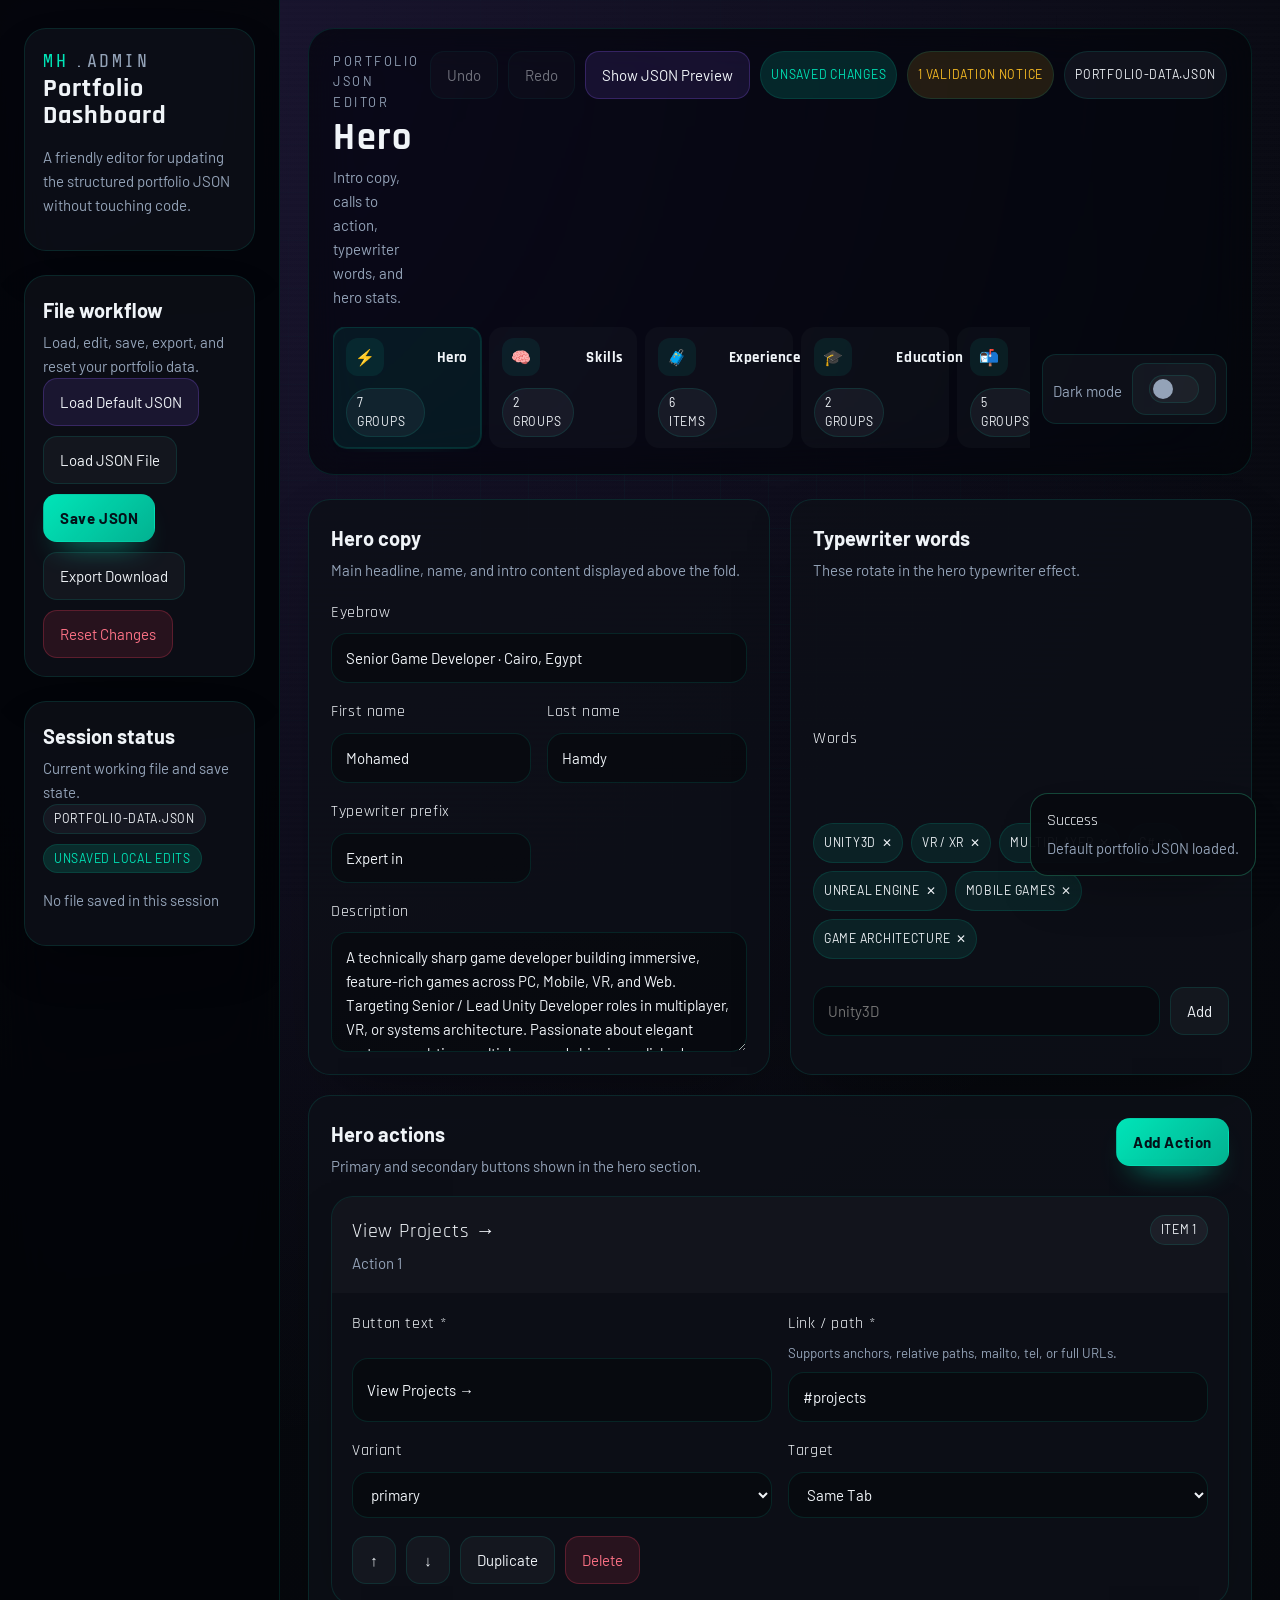
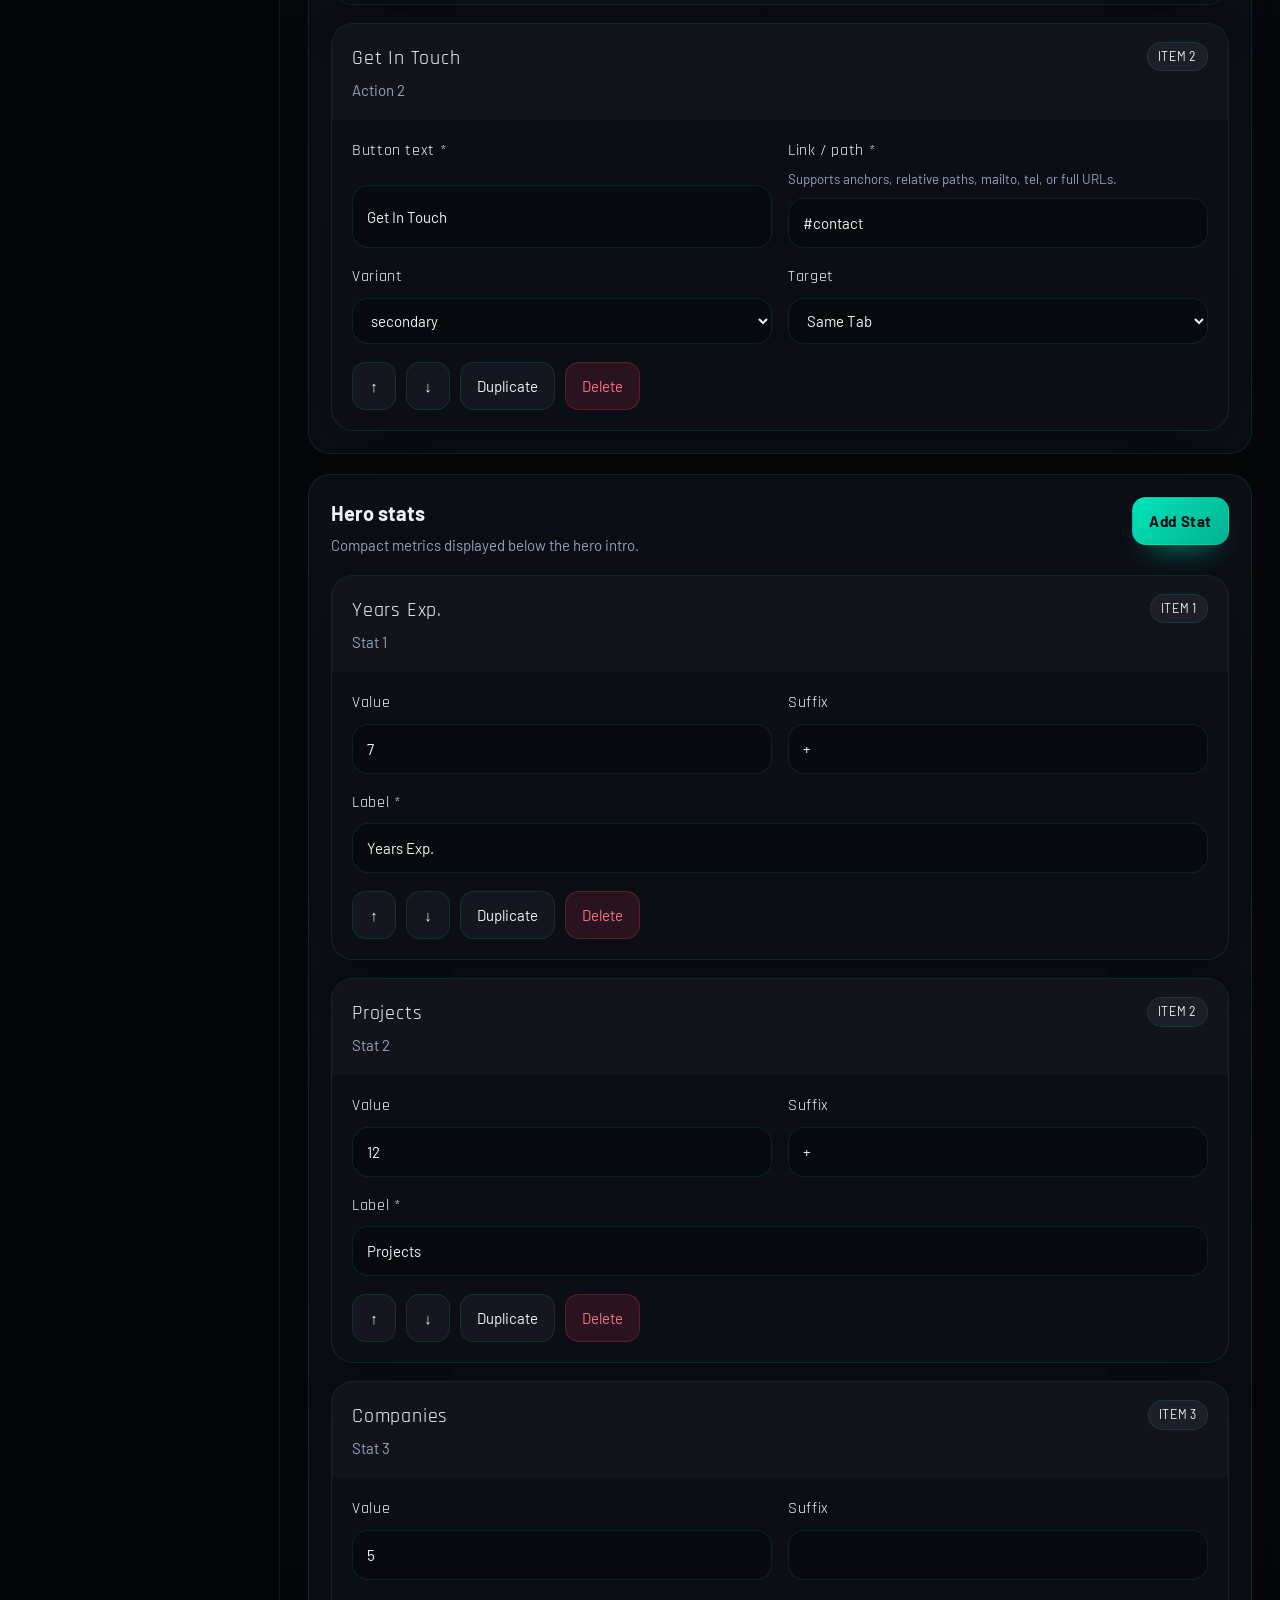
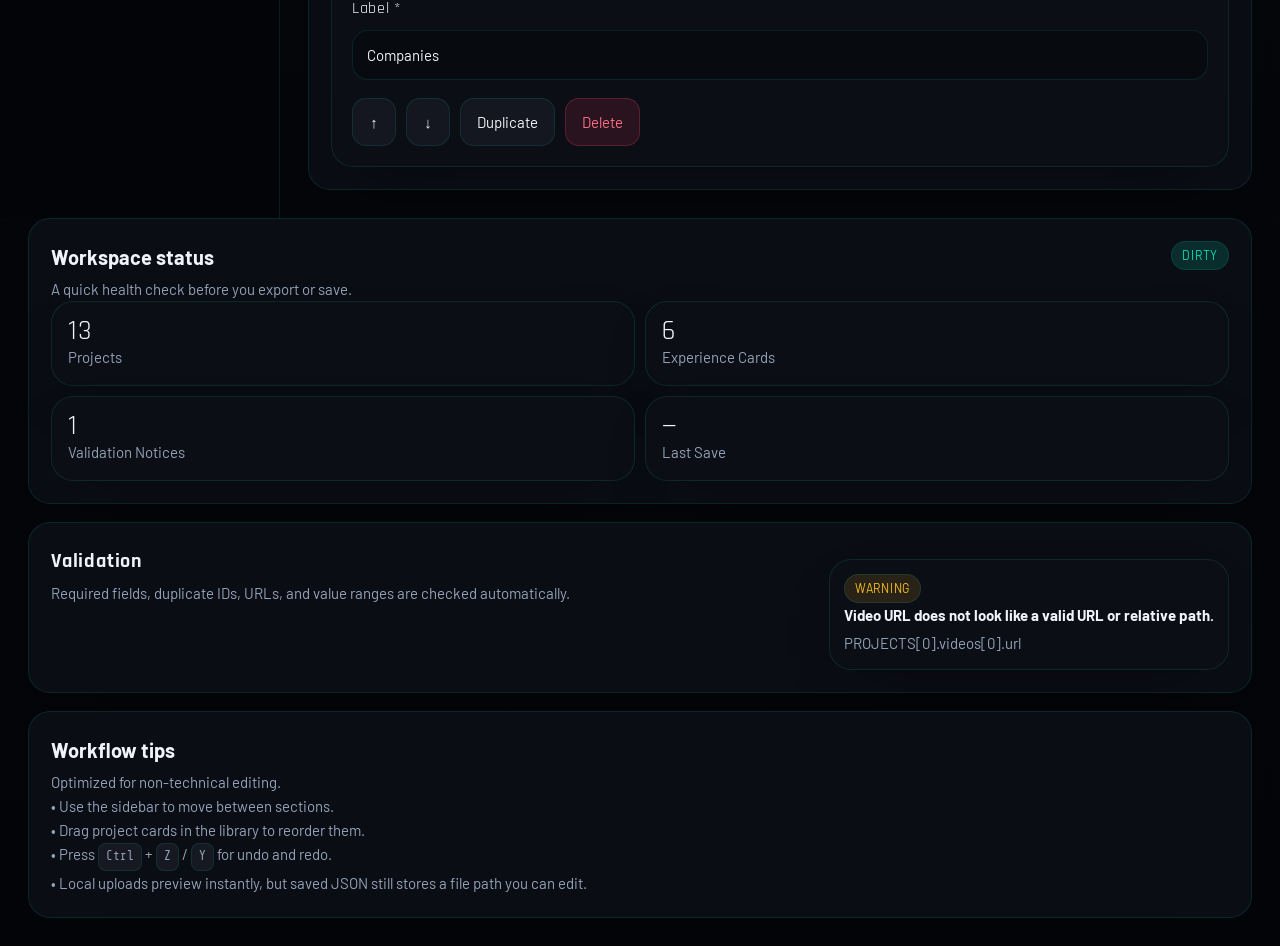
<file: editorUI.html>
<!DOCTYPE html>
<html lang="en" data-theme="dark">
<head>
	<meta charset="UTF-8">
	<meta name="viewport" content="width=device-width, initial-scale=1.0">
	<title>Portfolio Admin Dashboard</title>
	<link rel="preconnect" href="https://fonts.googleapis.com">
	<link rel="preconnect" href="https://fonts.gstatic.com" crossorigin>
	<link href="https://fonts.googleapis.com/css2?family=Rajdhani:wght@300;400;500;600;700&family=Share+Tech+Mono&family=Barlow:wght@300;400;500;600;700&display=swap" rel="stylesheet">
	<link rel="stylesheet" href="css/editor-dashboard.css">
</head>
<body>
<div class="dashboard-shell">
	<aside class="sidebar">
		<section class="sidebar-card">
			<div class="brand-mark">MH<span>.admin</span></div>
			<h1 class="sidebar-heading">Portfolio Dashboard</h1>
			<p class="muted-copy">A friendly editor for updating the structured portfolio JSON without touching code.</p>
		</section>

		<section class="sidebar-card">
			<div class="card-header">
				<div>
					<h2 class="card-title">File workflow</h2>
					<p class="card-subtitle">Load, edit, save, export, and reset your portfolio data.</p>
				</div>
			</div>
			<div class="button-stack">
				<button class="btn-secondary" type="button" data-action="load-default">Load Default JSON</button>
				<button class="btn-ghost" type="button" data-action="import-json">Load JSON File</button>
				<button class="btn-primary" type="button" data-action="save-json">Save JSON</button>
				<button class="btn-ghost" type="button" data-action="export-json">Export Download</button>
				<button class="btn-danger" type="button" data-action="reset-data">Reset Changes</button>
			</div>
			<input class="visually-hidden" id="json-import-input" type="file" accept="application/json,.json">
		</section>

		<section class="sidebar-card">
			<div class="card-header">
				<div>
					<h2 class="card-title">Session status</h2>
					<p class="card-subtitle">Current working file and save state.</p>
				</div>
			</div>
			<div class="section-stats">
				<span class="meta-pill" id="sidebar-file-name">portfolio-data.json</span>
				<span class="status-pill" id="sidebar-file-state">No pending local edits</span>
			</div>
			<p class="helper-text" id="sidebar-last-save">No file saved in this session</p>
		</section>

	</aside>

	<main class="main-area">
		<header class="topbar">
			<div>
				<div class="section-kicker">Portfolio JSON Editor</div>
				<h2 class="section-title" id="current-section-title">Hero</h2>
				<p class="section-description" id="current-section-description">Intro copy, calls to action, typewriter words, and hero stats.</p>
			</div>
			<div class="topbar-actions">
				<button class="btn-ghost" type="button" id="undo-button" data-action="undo">Undo</button>
				<button class="btn-ghost" type="button" id="redo-button" data-action="redo">Redo</button>
				<button class="btn-secondary" type="button" id="preview-toggle" data-action="toggle-preview">Show JSON Preview</button>
				<div class="section-stats" id="status-badges"></div>
			</div>
			<div class="top-nav-row">
				<nav class="section-nav top-section-nav" id="section-nav" aria-label="Portfolio sections"></nav>
				<div class="top-theme-toggle">
					<p class="card-subtitle" id="theme-label">Dark mode</p>
					<button class="toggle-button btn-ghost" type="button" data-action="toggle-theme" aria-label="Toggle theme">
						<span class="toggle-track" id="theme-track">
							<span class="toggle-thumb"></span>
						</span>
					</button>
				</div>
			</div>
		</header>

		<section id="section-content" aria-live="polite"></section>
	</main>

	<aside class="inspector" id="inspector-panel"></aside>
</div>

<div class="toast-region" id="toast-region" aria-live="polite" aria-atomic="true"></div>

<script src="js/editor-dashboard.js"></script>
</body>
</html>
</file>
<file: css/editor-dashboard.css>
[data-theme="dark"] {
    --bg: #030508;
    --bg2: #080a10;
    --bg3: #0d1018;
    --accent: #00e5b8;
    --accent2: #8b5cf6;
    --accent3: #f43f5e;
    --text: #f0f4f8;
    --muted: #94a3b8;
    --border: rgba(0, 229, 184, 0.12);
    --card: rgba(13, 16, 24, 0.86);
    --card-strong: rgba(8, 10, 16, 0.96);
    --nav-bg: rgba(3, 5, 8, 0.92);
    --skill-track: rgba(255, 255, 255, 0.04);
    --shadow: rgba(0, 0, 0, 0.56);
    --scanline: rgba(0, 0, 0, 0.02);
    --grid-line: rgba(0, 229, 184, 0.03);
    --glow: rgba(0, 229, 184, 0.15);
    --danger: #fb7185;
    --warning: #fbbf24;
    --success: #34d399;
}

[data-theme="light"] {
    --bg: #fafbfc;
    --bg2: #f1f5f9;
    --bg3: #e2e8f0;
    --accent: #059669;
    --accent2: #7c3aed;
    --accent3: #dc2626;
    --text: #0f172a;
    --muted: #64748b;
    --border: rgba(5, 150, 105, 0.15);
    --card: rgba(255, 255, 255, 0.92);
    --card-strong: rgba(255, 255, 255, 0.98);
    --nav-bg: rgba(250, 251, 252, 0.92);
    --skill-track: rgba(0, 0, 0, 0.05);
    --shadow: rgba(15, 23, 42, 0.08);
    --scanline: transparent;
    --grid-line: rgba(5, 150, 105, 0.04);
    --glow: rgba(5, 150, 105, 0.1);
    --danger: #e11d48;
    --warning: #d97706;
    --success: #059669;
}

*, *::before, *::after {
    box-sizing: border-box;
}

html {
    scroll-behavior: smooth;
}

body {
    margin: 0;
    min-height: 100vh;
    background:
        radial-gradient(circle at top left, rgba(139, 92, 246, 0.16), transparent 34%),
        linear-gradient(180deg, var(--bg2), var(--bg));
    color: var(--text);
    font-family: 'Barlow', -apple-system, BlinkMacSystemFont, sans-serif;
    font-size: 15px;
    line-height: 1.6;
    overflow: hidden;
    transition: background 0.35s ease, color 0.35s ease;
}

body::before,
body::after {
    content: '';
    position: fixed;
    inset: 0;
    pointer-events: none;
}

body::before {
    background-image:
        linear-gradient(var(--grid-line) 1px, transparent 1px),
        linear-gradient(90deg, var(--grid-line) 1px, transparent 1px);
    background-size: 48px 48px;
    mask-image: radial-gradient(circle at center, black, transparent 82%);
}

body::after {
    background: repeating-linear-gradient(0deg, transparent, transparent 3px, var(--scanline) 3px, var(--scanline) 6px);
    opacity: 0.7;
}

button,
input,
textarea,
select {
    font: inherit;
}

a {
    color: inherit;
}

button {
    cursor: pointer;
}

img,
video {
    max-width: 100%;
    display: block;
}

.visually-hidden {
    position: absolute;
    width: 1px;
    height: 1px;
    padding: 0;
    margin: -1px;
    overflow: hidden;
    clip: rect(0, 0, 0, 0);
    border: 0;
}

.dashboard-shell {
    position: relative;
    display: grid;
    grid-template-columns: 310px minmax(0, 1fr) 380px;
    height: 100vh;
    min-height: 100vh;
}

.sidebar {
    position: relative;
    z-index: 2;
    display: flex;
    flex-direction: column;
    gap: 24px;
    padding: 28px 24px;
    background: var(--nav-bg);
    border-right: 1px solid var(--border);
    backdrop-filter: blur(24px) saturate(180%);
    overflow-y: auto;
    min-height: 0;
}

.sidebar-card,
.editor-card,
.inspector-card,
.array-card,
.project-library-card,
.metric-card,
.preview-card,
.empty-state,
.validation-item,
.project-option,
.media-card,
.string-item,
.note-card {
    border: 1px solid var(--border);
    background: var(--card);
    box-shadow: 0 22px 60px -30px var(--shadow);
    border-radius: 22px;
}

.sidebar-card {
    padding: 18px;
}

.brand-mark {
    display: inline-flex;
    align-items: center;
    gap: 6px;
    font-family: 'Share Tech Mono', monospace;
    font-size: 1.15rem;
    letter-spacing: 0.14em;
    color: var(--accent);
    text-transform: uppercase;
}

.brand-mark span {
    color: var(--muted);
}

.sidebar-heading {
    margin: 0 0 6px;
    font-family: 'Rajdhani', sans-serif;
    font-size: 1.6rem;
    line-height: 1.05;
    letter-spacing: 0.04em;
}

.muted-copy,
.helper-text,
.empty-copy,
.preview-meta,
.project-meta,
.metric-label,
.section-kicker,
.validation-path,
.field-help,
.note-copy {
    color: var(--muted);
}

.button-stack,
.inline-actions,
.topbar-actions,
.section-actions,
.array-toolbar,
.tag-actions,
.project-toolbar,
.project-filter-row,
.header-row,
.upload-row,
.metric-grid,
.section-stats,
.preview-toolbar {
    display: flex;
    flex-wrap: wrap;
    gap: 10px;
}

button,
.button-link,
.file-label {
    border: 1px solid transparent;
    border-radius: 14px;
    padding: 11px 16px;
    background: transparent;
    color: var(--text);
    transition: transform 0.18s ease, border-color 0.18s ease, background 0.18s ease, box-shadow 0.18s ease, color 0.18s ease;
}

button:hover,
.button-link:hover,
.file-label:hover {
    transform: translateY(-1px);
}

.btn-primary {
    background: linear-gradient(135deg, var(--accent), rgba(0, 229, 184, 0.76));
    color: #041018;
    font-weight: 700;
    letter-spacing: 0.04em;
    box-shadow: 0 16px 30px -18px var(--accent);
}

.btn-secondary {
    background: rgba(139, 92, 246, 0.12);
    border-color: rgba(139, 92, 246, 0.25);
}

.btn-ghost,
.file-label {
    background: rgba(148, 163, 184, 0.06);
    border-color: var(--border);
}

.btn-danger {
    background: rgba(244, 63, 94, 0.12);
    border-color: rgba(244, 63, 94, 0.26);
    color: var(--danger);
}

.btn-icon {
    min-width: 44px;
    padding-inline: 14px;
}

button:disabled {
    opacity: 0.45;
    cursor: not-allowed;
    transform: none;
}

.section-nav {
    display: grid;
    gap: 10px;
}

.top-section-nav {
    display: flex;
    flex-wrap: nowrap;
    gap: 8px;
    overflow-x: auto;
    padding-bottom: 4px;
}

.top-section-nav .nav-button {
    width: auto;
    min-width: 148px;
    grid-template-columns: auto 1fr;
    padding: 10px 12px;
    border-radius: 14px;
}

.top-section-nav .nav-text {
    white-space: nowrap;
}

.top-section-nav .nav-text .muted-copy {
    display: none;
}

.nav-button {
    display: grid;
    grid-template-columns: auto 1fr auto;
    align-items: center;
    gap: 12px;
    width: 100%;
    padding: 14px 16px;
    text-align: left;
    border-radius: 18px;
    border: 1px solid transparent;
    background: rgba(148, 163, 184, 0.04);
}

.nav-button:hover,
.nav-button.active {
    background: rgba(0, 229, 184, 0.08);
    border-color: var(--border);
}

.nav-button.active {
    box-shadow: 0 0 0 1px rgba(0, 229, 184, 0.16), 0 20px 40px -30px var(--glow);
}

.nav-icon {
    display: inline-grid;
    place-items: center;
    width: 38px;
    height: 38px;
    border-radius: 12px;
    background: rgba(0, 229, 184, 0.08);
    font-size: 1rem;
}

.nav-text strong,
.metric-value,
.section-title,
.array-title,
.field-label,
.project-option-title,
.preview-card h3,
.validation-summary h3 {
    font-family: 'Rajdhani', sans-serif;
    letter-spacing: 0.04em;
}

.nav-badge,
.status-pill,
.meta-pill,
.validation-pill,
.filter-pill,
.preview-badge,
.tag-chip,
.small-pill {
    display: inline-flex;
    align-items: center;
    gap: 6px;
    padding: 4px 10px;
    border-radius: 999px;
    border: 1px solid var(--border);
    background: rgba(148, 163, 184, 0.08);
    font-size: 0.76rem;
    letter-spacing: 0.06em;
    text-transform: uppercase;
}

.status-pill.dirty,
.filter-pill.active,
.preview-badge.active {
    background: rgba(0, 229, 184, 0.14);
    color: var(--accent);
}

.status-pill.warning,
.validation-pill.warning {
    background: rgba(251, 191, 36, 0.12);
    color: var(--warning);
}

.status-pill.error,
.validation-pill.error {
    background: rgba(244, 63, 94, 0.12);
    color: var(--danger);
}

.section-count {
    color: var(--muted);
    font-size: 0.8rem;
}

.theme-toggle {
    display: flex;
    align-items: center;
    justify-content: space-between;
    gap: 14px;
}

.toggle-button {
    display: inline-flex;
    align-items: center;
    gap: 10px;
}

.toggle-track {
    position: relative;
    width: 50px;
    height: 28px;
    border-radius: 999px;
    border: 1px solid var(--border);
    background: var(--skill-track);
}

.toggle-thumb {
    position: absolute;
    top: 3px;
    left: 3px;
    width: 20px;
    height: 20px;
    border-radius: 50%;
    background: var(--muted);
    transition: left 0.22s ease, background 0.22s ease, box-shadow 0.22s ease;
}

.toggle-track.lit .toggle-thumb {
    left: 25px;
    background: var(--accent);
    box-shadow: 0 0 14px var(--glow);
}

.main-area,
.inspector {
    min-width: 0;
    min-height: 0;
    overflow-y: auto;
    position: relative;
    z-index: 1;
}

.main-area {
    padding: 28px;
}

.inspector {
    padding: 28px 24px 28px 0;
}

.topbar {
    position: sticky;
    top: 0;
    z-index: 5;
    display: grid;
    grid-template-columns: minmax(0, 1fr) auto;
    align-items: start;
    gap: 18px;
    padding: 22px 24px;
    margin-bottom: 24px;
    border-radius: 26px;
    border: 1px solid var(--border);
    background: rgba(3, 5, 8, 0.68);
    backdrop-filter: blur(22px) saturate(180%);
}

[data-theme="light"] .topbar {
    background: rgba(255, 255, 255, 0.7);
}

.top-nav-row {
    grid-column: 1 / -1;
    display: flex;
    align-items: center;
    gap: 12px;
    min-width: 0;
}

.top-theme-toggle {
    margin-left: auto;
    display: flex;
    align-items: center;
    gap: 10px;
    padding: 8px 10px;
    border-radius: 14px;
    border: 1px solid var(--border);
    background: rgba(148, 163, 184, 0.06);
    white-space: nowrap;
}

.section-kicker {
    margin-bottom: 8px;
    font-size: 0.8rem;
    letter-spacing: 0.2em;
    text-transform: uppercase;
}

.section-title {
    margin: 0;
    font-size: clamp(2rem, 3vw, 2.8rem);
    line-height: 0.95;
}

.section-description {
    max-width: 70ch;
    margin: 8px 0 0;
    color: var(--muted);
}

.editor-card,
.inspector-card,
.preview-card,
.note-card {
    padding: 22px;
}

.editor-layout {
    display: grid;
    gap: 20px;
}

.cards-grid {
    display: grid;
    gap: 20px;
    grid-template-columns: repeat(2, minmax(0, 1fr));
}

.editor-card {
    display: grid;
    gap: 18px;
}

.card-header,
.array-summary,
.project-option-head,
.validation-summary {
    display: flex;
    justify-content: space-between;
    align-items: flex-start;
    gap: 14px;
}

.card-title,
.array-title {
    margin: 0;
    font-size: 1.25rem;
}

.card-subtitle,
.array-subtitle,
.validation-message {
    margin: 4px 0 0;
    color: var(--muted);
}

.field-grid {
    display: grid;
    grid-template-columns: repeat(2, minmax(0, 1fr));
    gap: 16px;
}

.field-grid.single-column,
.full-width,
.field.full-width {
    grid-column: 1 / -1;
}

.field {
    display: grid;
    gap: 8px;
}

.field-label {
    font-size: 1rem;
}

.field-help {
    margin-top: -2px;
    font-size: 0.83rem;
}

.input,
.textarea,
.select,
.range-input,
.path-input {
    width: 100%;
    padding: 12px 14px;
    border-radius: 16px;
    border: 1px solid var(--border);
    background: rgba(3, 5, 8, 0.42);
    color: var(--text);
    transition: border-color 0.18s ease, box-shadow 0.18s ease, background 0.18s ease;
}

[data-theme="light"] .input,
[data-theme="light"] .textarea,
[data-theme="light"] .select,
[data-theme="light"] .path-input {
    background: rgba(255, 255, 255, 0.8);
}

.input:focus,
.textarea:focus,
.select:focus,
.path-input:focus {
    outline: none;
    border-color: rgba(0, 229, 184, 0.45);
    box-shadow: 0 0 0 4px rgba(0, 229, 184, 0.12);
}

.textarea {
    min-height: 120px;
    resize: vertical;
}

.range-wrap {
    display: grid;
    grid-template-columns: 1fr auto;
    gap: 12px;
    align-items: center;
}

.range-value {
    min-width: 52px;
    text-align: center;
    padding: 10px 12px;
    border-radius: 14px;
    background: rgba(139, 92, 246, 0.12);
    border: 1px solid rgba(139, 92, 246, 0.2);
    font-family: 'Share Tech Mono', monospace;
}

.checkbox-row {
    display: flex;
    align-items: center;
    justify-content: space-between;
    gap: 16px;
    padding: 14px 16px;
    border-radius: 18px;
    border: 1px solid var(--border);
    background: rgba(148, 163, 184, 0.05);
}

.checkbox-control {
    width: 22px;
    height: 22px;
    accent-color: var(--accent);
}

.tag-editor,
.string-list,
.array-group,
.media-grid {
    display: grid;
    gap: 12px;
}

.tag-list {
    display: flex;
    flex-wrap: wrap;
    gap: 8px;
}

.tag-chip {
    color: var(--text);
    background: rgba(0, 229, 184, 0.09);
}

.tag-chip button {
    padding: 0;
    border: 0;
    background: transparent;
    color: inherit;
}

.add-row {
    display: flex;
    gap: 10px;
    align-items: center;
}

.add-row .input {
    flex: 1;
}

.array-card,
.media-card,
.string-item,
.project-option {
    overflow: hidden;
}

.array-card summary,
.project-option,
.project-option-head {
    list-style: none;
}

.array-card summary::-webkit-details-marker {
    display: none;
}

.array-card summary {
    cursor: pointer;
    padding: 18px 20px;
    background: rgba(148, 163, 184, 0.04);
}

.array-card .array-body {
    padding: 18px 20px 20px;
    display: grid;
    gap: 18px;
}

.media-grid {
    grid-template-columns: repeat(auto-fit, minmax(240px, 1fr));
}

.media-card {
    display: grid;
    gap: 14px;
    padding: 16px;
}

.media-preview {
    position: relative;
    aspect-ratio: 16 / 9;
    border-radius: 18px;
    overflow: hidden;
    border: 1px solid var(--border);
    background: linear-gradient(135deg, rgba(0, 229, 184, 0.08), rgba(139, 92, 246, 0.12));
    display: grid;
    place-items: center;
}

.media-preview img,
.media-preview video,
.media-preview iframe {
    width: 100%;
    height: 100%;
    object-fit: cover;
    border: 0;
}

.media-placeholder {
    display: grid;
    gap: 4px;
    text-align: center;
    padding: 18px;
    color: var(--muted);
}

.string-item {
    display: grid;
    gap: 12px;
    padding: 14px;
}

.path-stack {
    display: grid;
    gap: 10px;
}

.project-shell {
    display: grid;
    grid-template-columns: minmax(320px, 0.9fr) minmax(0, 1.45fr);
    gap: 20px;
    align-items: start;
    min-height: 0;
}

.project-library-card {
    display: grid;
    gap: 16px;
    padding: 20px;
    align-content: start;
    position: sticky;
    top: 8px;
    max-height: calc(100vh - 170px);
    min-height: 560px;
    overflow: hidden;
}

.project-list {
    display: grid;
    gap: 12px;
    align-content: start;
    min-height: 0;
    overflow-y: auto;
    padding-right: 4px;
}

.project-list::-webkit-scrollbar {
    width: 8px;
}

.project-list::-webkit-scrollbar-thumb {
    border-radius: 999px;
    background: rgba(148, 163, 184, 0.35);
}

.project-list::-webkit-scrollbar-track {
    background: rgba(148, 163, 184, 0.08);
}

/* ── Project library item (collapsible <details>) ─── */
.project-option {
    background: rgba(148, 163, 184, 0.04);
    border: 1px solid transparent;
    transition: border-color 0.18s ease, background 0.18s ease, box-shadow 0.18s ease;
}

.project-option.active,
.project-option:hover {
    border-color: var(--border);
    background: rgba(0, 229, 184, 0.06);
}

.project-option.active {
    box-shadow: 0 0 0 1px rgba(0, 229, 184, 0.14), 0 12px 32px -20px var(--glow);
}

.project-drop-target {
    border-color: var(--accent) !important;
    background: rgba(0, 229, 184, 0.1) !important;
}

.project-option.dragging {
    opacity: 0.35;
    pointer-events: none;
}

/* summary — collapsed row */
.project-option-summary {
    display: flex;
    align-items: center;
    gap: 10px;
    padding: 10px 12px;
    cursor: pointer;
    list-style: none;
    user-select: none;
    border-radius: 18px;
}

.project-option-summary::-webkit-details-marker {
    display: none;
}

/* mini square thumbnail */
.project-option-mini-thumb {
    width: 46px;
    height: 46px;
    flex-shrink: 0;
    border-radius: 10px;
    overflow: hidden;
    border: 1px solid var(--border);
    background: linear-gradient(135deg, rgba(0, 229, 184, 0.08), rgba(139, 92, 246, 0.1));
    display: grid;
    place-items: center;
    font-size: 1.4rem;
}

.project-option-mini-thumb img {
    width: 100%;
    height: 100%;
    object-fit: cover;
}

/* text column */
.project-option-info {
    flex: 1;
    min-width: 0;
    display: grid;
    gap: 4px;
}

.project-option-title {
    margin: 0;
    font-size: 1rem;
    white-space: nowrap;
    overflow: hidden;
    text-overflow: ellipsis;
}

.project-option-badges {
    display: flex;
    flex-wrap: wrap;
    gap: 4px;
}

.project-option-badge {
    display: inline-flex;
    align-items: center;
    padding: 2px 7px;
    border-radius: 999px;
    border: 1px solid var(--border);
    background: rgba(148, 163, 184, 0.08);
    font-size: 0.7rem;
    letter-spacing: 0.05em;
    text-transform: uppercase;
    white-space: nowrap;
}

.project-option-badge.is-tag {
    background: rgba(0, 229, 184, 0.08);
    border-color: rgba(0, 229, 184, 0.18);
}

/* trailing controls */
.project-option-index {
    font-family: 'Share Tech Mono', monospace;
    font-size: 0.76rem;
    color: var(--muted);
    flex-shrink: 0;
}

.project-option-chevron {
    display: inline-block;
    color: var(--muted);
    font-size: 1.1rem;
    line-height: 1;
    flex-shrink: 0;
    transition: transform 0.22s ease;
}

details.project-option[open] > .project-option-summary .project-option-chevron {
    transform: rotate(90deg);
}

/* expanded body */
.project-option-body {
    display: grid;
    gap: 10px;
    padding: 2px 12px 12px;
    border-top: 1px solid var(--border);
    animation: proj-slide-down 0.18s ease;
}

@keyframes proj-slide-down {
    from { opacity: 0; transform: translateY(-6px); }
    to   { opacity: 1; transform: translateY(0);    }
}

.project-option-desc {
    margin: 0;
    color: var(--muted);
    font-size: 0.9rem;
    display: -webkit-box;
    -webkit-line-clamp: 2;
    -webkit-box-orient: vertical;
    overflow: hidden;
}

.project-option .tag-list {
    gap: 6px;
}

.project-filter-row {
    align-items: center;
    max-height: 88px;
    overflow-y: auto;
    padding-right: 2px;
}

.filter-pill {
    font-size: 0.74rem;
}

.project-editor-panel {
    display: grid;
    gap: 20px;
    min-width: 0;
}

.project-summary-hero {
    display: grid;
    gap: 18px;
    grid-template-columns: minmax(260px, 0.8fr) minmax(0, 1fr);
    align-items: stretch;
}

.hero-preview {
    border-radius: 24px;
    overflow: hidden;
    border: 1px solid var(--border);
    background: rgba(148, 163, 184, 0.06);
    min-height: 220px;
}

.hero-preview img {
    width: 100%;
    height: 100%;
    object-fit: cover;
}

.hero-preview .media-placeholder {
    height: 100%;
}

.project-headline h2 {
    margin: 0;
    font-family: 'Rajdhani', sans-serif;
    font-size: 2rem;
    line-height: 0.95;
}

.project-headline p {
    margin: 12px 0 0;
    color: var(--muted);
}

.metric-grid {
    display: grid;
    grid-template-columns: repeat(2, minmax(0, 1fr));
}

.metric-card {
    padding: 16px;
}

.metric-value {
    font-size: 1.7rem;
    line-height: 1;
}

.inspector-stack {
    display: grid;
    gap: 18px;
}

.validation-list {
    display: grid;
    gap: 10px;
    margin-top: 14px;
}

.validation-item {
    padding: 14px;
}

.validation-item strong {
    display: block;
    margin-bottom: 4px;
}

.preview-card pre {
    max-height: 46vh;
    overflow: auto;
    margin: 0;
    padding: 16px;
    border-radius: 18px;
    border: 1px solid var(--border);
    background: rgba(3, 5, 8, 0.58);
    color: var(--text);
    font-size: 0.82rem;
    line-height: 1.55;
}

[data-theme="light"] .preview-card pre {
    background: rgba(255, 255, 255, 0.88);
}

.empty-state,
.note-card {
    padding: 20px;
}

.empty-state strong,
.note-title {
    display: block;
    margin-bottom: 8px;
    font-family: 'Rajdhani', sans-serif;
    font-size: 1.15rem;
}

.note-card {
    background: linear-gradient(145deg, rgba(139, 92, 246, 0.1), rgba(0, 229, 184, 0.06));
}

.toast-region {
    position: fixed;
    right: 24px;
    bottom: 24px;
    z-index: 40;
    display: grid;
    gap: 10px;
    max-width: min(420px, calc(100vw - 36px));
}

.toast {
    display: grid;
    gap: 4px;
    padding: 14px 16px;
    border-radius: 18px;
    border: 1px solid var(--border);
    background: var(--card-strong);
    box-shadow: 0 24px 56px -30px var(--shadow);
    animation: toast-in 0.24s ease;
}

.toast.success {
    border-color: rgba(52, 211, 153, 0.3);
}

.toast.error {
    border-color: rgba(244, 63, 94, 0.3);
}

.toast.warning {
    border-color: rgba(251, 191, 36, 0.3);
}

.toast-title {
    font-family: 'Rajdhani', sans-serif;
    font-size: 1rem;
}

.toast-copy {
    color: var(--muted);
    font-size: 0.92rem;
}

.kbd {
    display: inline-flex;
    align-items: center;
    padding: 3px 7px;
    border-radius: 8px;
    border: 1px solid var(--border);
    background: rgba(148, 163, 184, 0.08);
    font-family: 'Share Tech Mono', monospace;
    font-size: 0.78rem;
}

@keyframes toast-in {
    from {
        transform: translateY(8px);
        opacity: 0;
    }

    to {
        transform: translateY(0);
        opacity: 1;
    }
}

@media (max-width: 1600px) {
    .dashboard-shell {
        grid-template-columns: 290px minmax(0, 1fr) 340px;
    }
}

@media (max-width: 1360px) {
    body {
        overflow: auto;
    }

    .dashboard-shell {
        grid-template-columns: 280px minmax(0, 1fr);
        height: auto;
        min-height: 100vh;
    }

    .inspector {
        grid-column: 1 / -1;
        padding: 0 28px 28px;
    }

    .project-shell {
        grid-template-columns: 1fr;
    }

    .project-library-card {
        position: static;
        max-height: none;
        min-height: 0;
        overflow: visible;
    }

    .project-list,
    .project-filter-row {
        max-height: none;
        overflow: visible;
    }
}

@media (max-width: 980px) {
    .dashboard-shell {
        grid-template-columns: 1fr;
        height: auto;
    }

    .sidebar {
        padding: 20px;
        max-height: none;
        border-right: 0;
        border-bottom: 1px solid var(--border);
        overflow: visible;
    }

    .main-area,
    .inspector {
        padding: 20px;
        overflow: visible;
    }

    .topbar,
    .cards-grid,
    .project-summary-hero,
    .field-grid,
    .metric-grid {
        grid-template-columns: 1fr;
    }

    .topbar {
        position: static;
    }

    .top-nav-row {
        flex-direction: column;
        align-items: stretch;
    }

    .top-theme-toggle {
        margin-left: 0;
        justify-content: space-between;
    }
}

@media (max-width: 680px) {
    .button-stack,
    .topbar-actions,
    .inline-actions,
    .add-row,
    .project-filter-row,
    .upload-row {
        flex-direction: column;
        align-items: stretch;
    }

    .nav-button {
        grid-template-columns: auto 1fr;
    }

    .top-section-nav .nav-button {
        min-width: 124px;
    }

    .nav-badge {
        display: none;
    }
}
</file>
